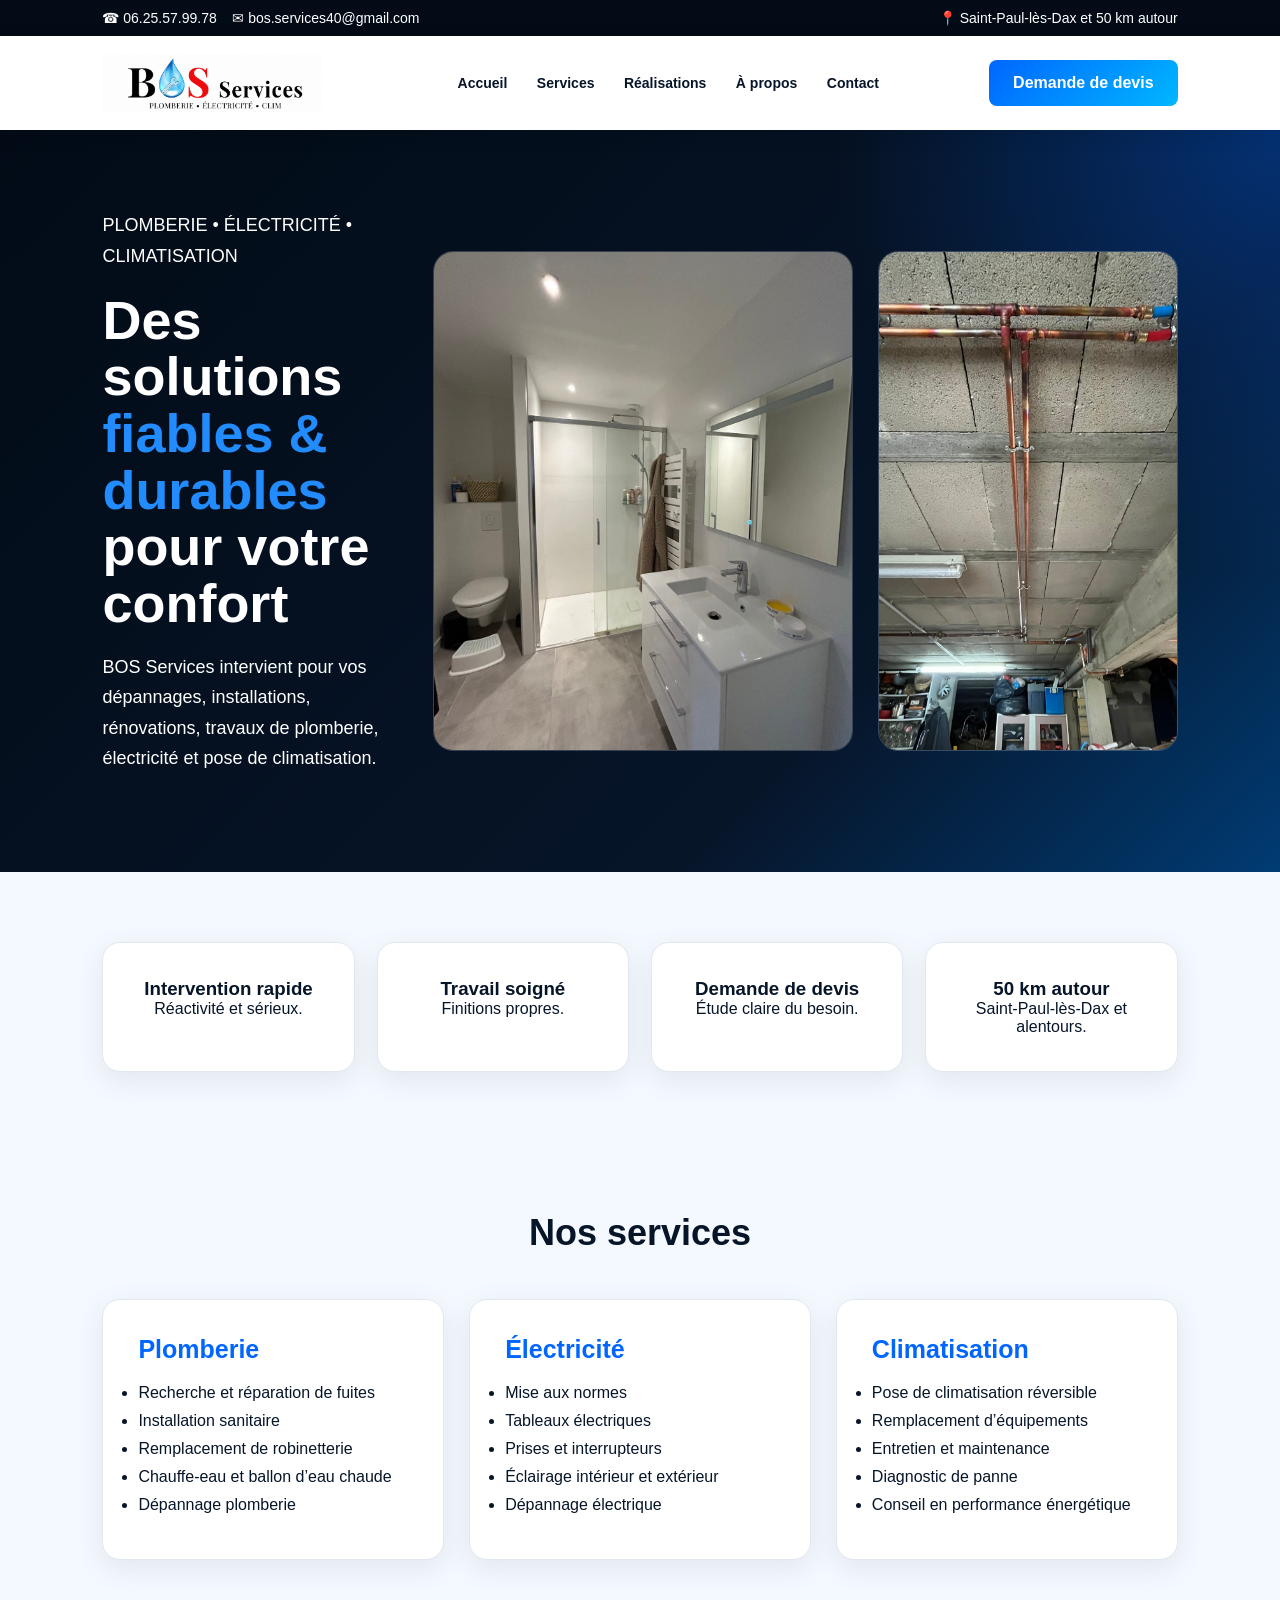
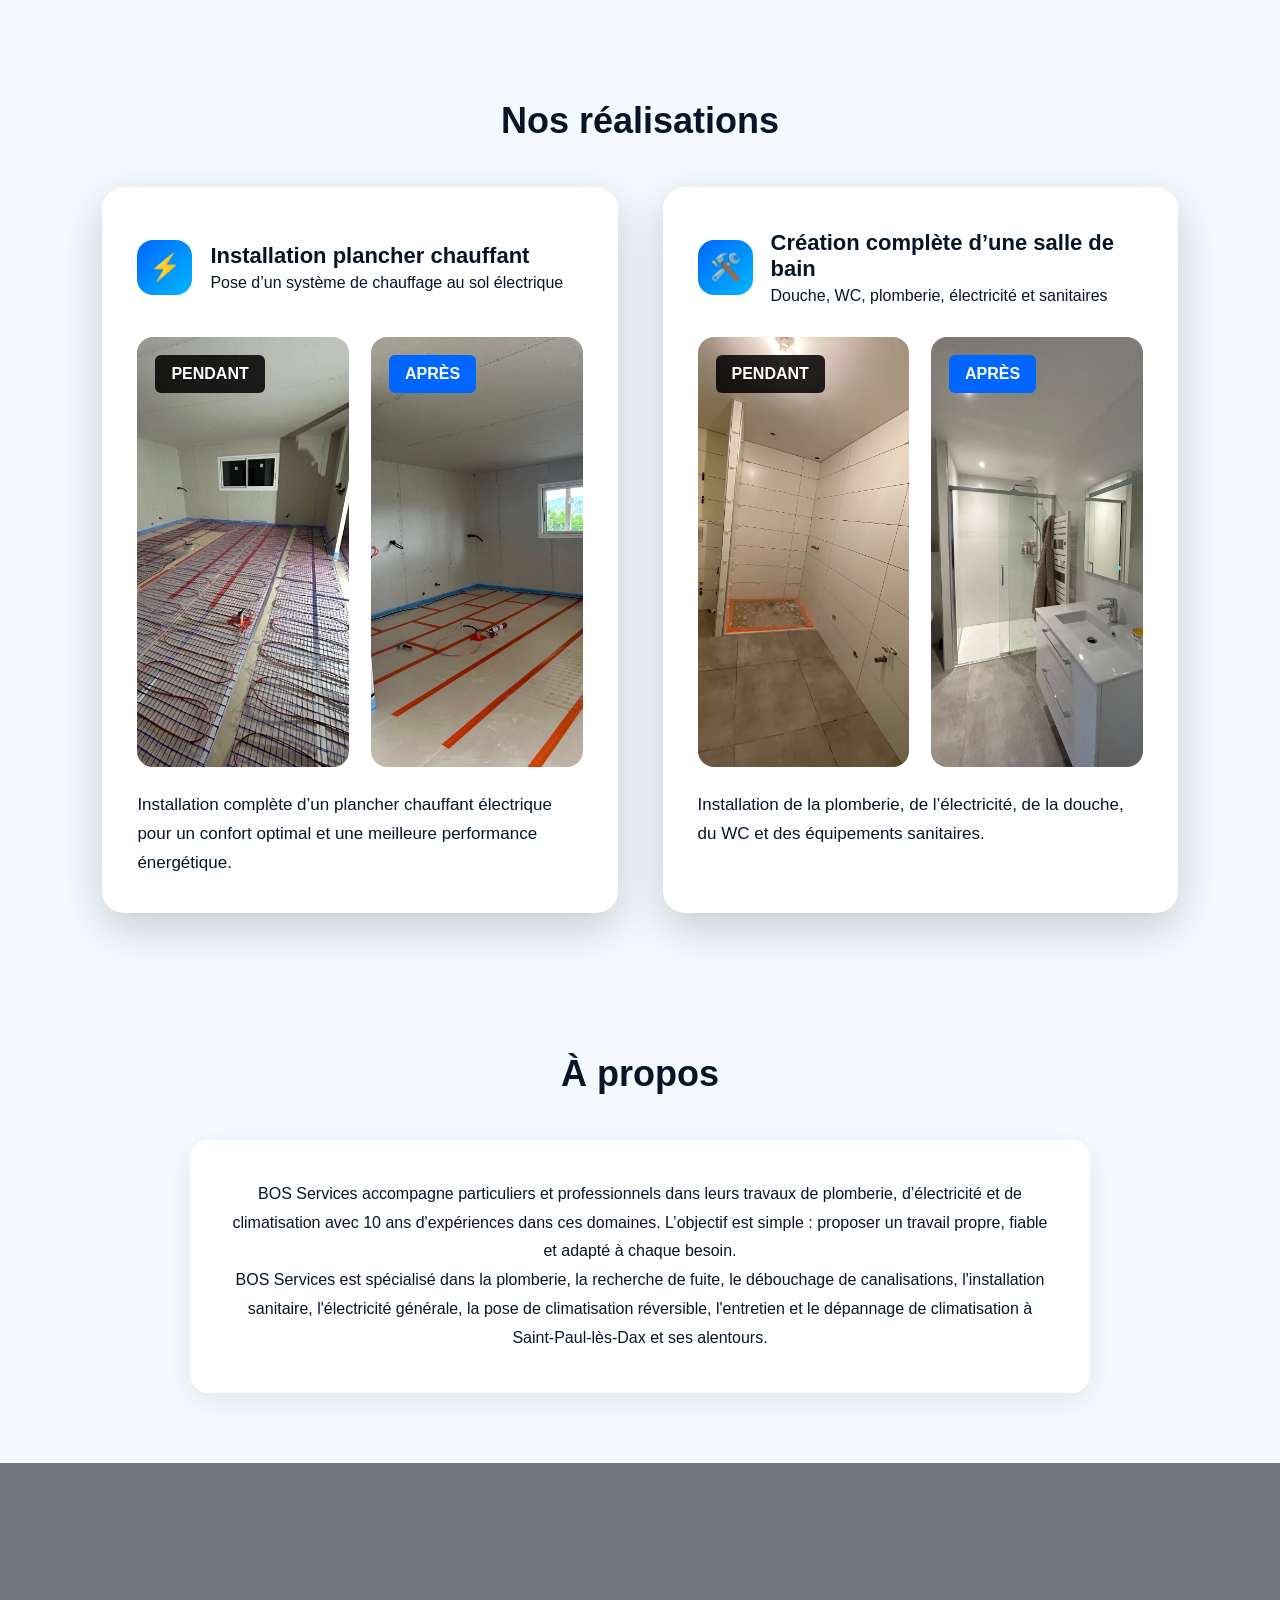
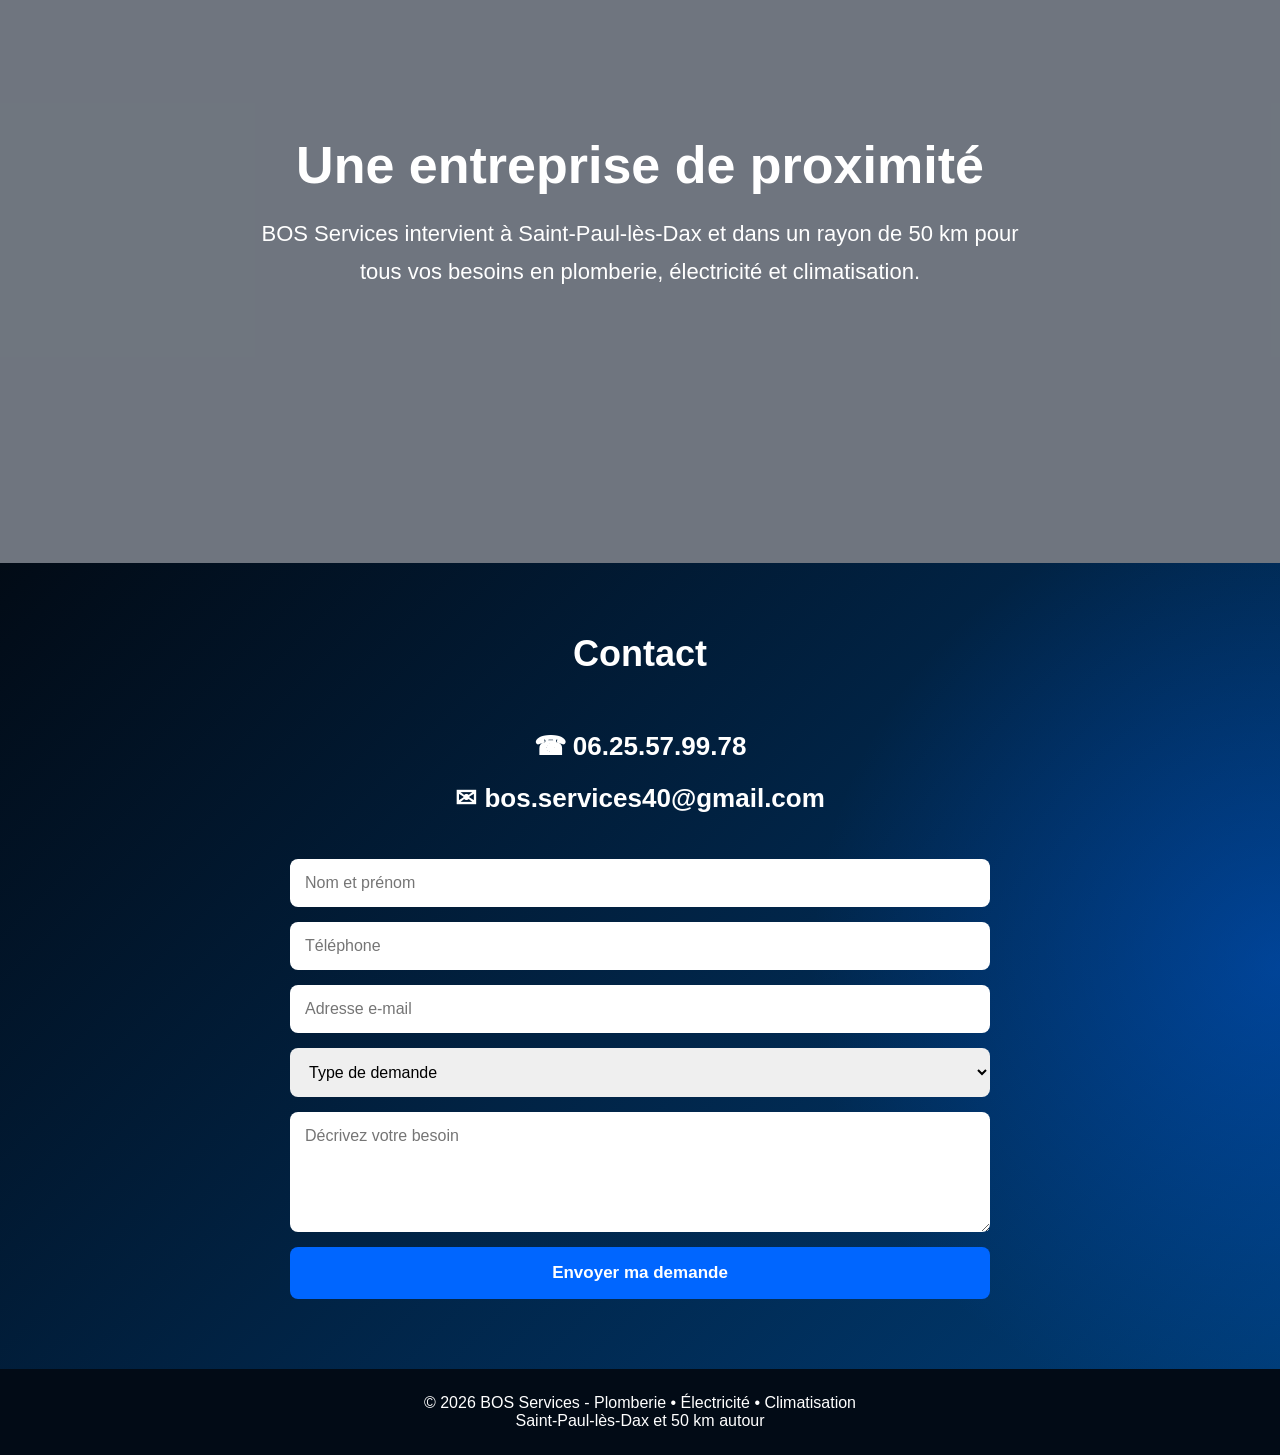
<file: index.html>
<!DOCTYPE html>
<html lang="fr">
<head>
  <meta charset="UTF-8">
  <meta name="viewport" content="width=device-width, initial-scale=1.0">
  <meta name="description" content="BOS Services intervient à Saint-Paul-lès-Dax et dans un rayon de 50 km pour vos travaux de plomberie, recherche de fuite, débouchage, électricité, climatisation, dépannage et rénovation.">
  <title>BOS Services | Plombier, Électricien et Climatisation à Saint-Paul-lès-Dax</title>
  <link rel="stylesheet" href="style.css">
</head>

<body>

  <div class="topbar">
    <div>☎ 06.25.57.99.78 &nbsp;&nbsp; ✉ bos.services40@gmail.com</div>
    <div>📍 Saint-Paul-lès-Dax et 50 km autour</div>
  </div>

  <header>
    <img src="logo.png" alt="BOS Services">
    <nav>
  <a href="index.html">Accueil</a>
  <a href="services.html">Services</a>
  <a href="realisations.html">Réalisations</a>
  <a href="apropos.html">À propos</a>
  <a href="contact.html">Contact</a>
</nav>
    <a class="btn" href="contact.html">Demande de devis</a>
  </header>

  <section class="hero" id="accueil">
    <div>
      <p>PLOMBERIE • ÉLECTRICITÉ • CLIMATISATION</p>
      <h1>Des solutions <span>fiables & durables</span> pour votre confort</h1>
      <p>
        BOS Services intervient pour vos dépannages, installations, rénovations,
        travaux de plomberie, électricité et pose de climatisation.
      </p>
      <br>
    </div>

    <div class="hero-gallery">
    <img src="apres2.jpg">
    <img src="realisation8.jpg">
</div>
  </section>

  <section>
    <div class="cards">
      <div class="card"><h3>Intervention rapide</h3><p>Réactivité et sérieux.</p></div>
      <div class="card"><h3>Travail soigné</h3><p>Finitions propres.</p></div>
      <div class="card"><h3>Demande de devis</h3><p>Étude claire du besoin.</p></div>
      <div class="card"><h3>50 km autour</h3><p>Saint-Paul-lès-Dax et alentours.</p></div>
    </div>
  </section>

  <section id="services">
    <h2>Nos services</h2>

    <div class="services">
      <div class="service">
        <h3>Plomberie</h3>
        <ul>
          <li>Recherche et réparation de fuites</li>
          <li>Installation sanitaire</li>
          <li>Remplacement de robinetterie</li>
          <li>Chauffe-eau et ballon d’eau chaude</li>
          <li>Dépannage plomberie</li>
        </ul>
      </div>

      <div class="service">
        <h3>Électricité</h3>
        <ul>
          <li>Mise aux normes</li>
          <li>Tableaux électriques</li>
          <li>Prises et interrupteurs</li>
          <li>Éclairage intérieur et extérieur</li>
          <li>Dépannage électrique</li>
        </ul>
      </div>

      <div class="service">
        <h3>Climatisation</h3>
        <ul>
          <li>Pose de climatisation réversible</li>
          <li>Remplacement d’équipements</li>
          <li>Entretien et maintenance</li>
          <li>Diagnostic de panne</li>
          <li>Conseil en performance énergétique</li>
        </ul>
      </div>
    </div>
  </section>

 <section class="realisations-premium" id="realisations">

  <h2 class="titre-realisations">Nos réalisations</h2>

  <div class="realisations-grid">

    <div class="realisation-bloc">
      <div class="realisation-heading">
        <div class="icon-realisation">⚡</div>
        <div>
          <h3>Installation plancher chauffant</h3>
          <p>Pose d’un système de chauffage au sol électrique</p>
        </div>
      </div>

      <div class="avant-apres-grid">
        <div class="image-compare">
          <span class="label-avant">PENDANT</span>
          <img src="avant1.jpg" alt="Pendant travaux">
        </div>

        <div class="image-compare">
          <span class="label-apres">APRÈS</span>
          <img src="apres1.jpg" alt="Après travaux">
        </div>
      </div>

      <p class="texte-realisation">
        Installation complète d’un plancher chauffant électrique pour un confort optimal
        et une meilleure performance énergétique.
      </p>
    </div>

    <div class="realisation-bloc">
      <div class="realisation-heading">
        <div class="icon-realisation">🛠️</div>
        <div>
          <h3>Création complète d’une salle de bain</h3>
          <p>Douche, WC, plomberie, électricité et sanitaires</p>
        </div>
      </div>

      <div class="avant-apres-grid">
        <div class="image-compare">
          <span class="label-avant">PENDANT</span>
          <img src="avant2.jpg" alt="Pendant travaux">
        </div>

        <div class="image-compare">
          <span class="label-apres">APRÈS</span>
          <img src="apres2.jpg" alt="Après travaux">
        </div>
      </div>

      <p class="texte-realisation">
        Installation de la plomberie, de l’électricité, de la douche, du WC
        et des équipements sanitaires.
      </p>
    </div>

  </div>

</section>

  <section id="apropos">
    <h2>À propos</h2>
    <div class="about">
      <p>
        BOS Services accompagne particuliers et professionnels dans leurs travaux
        de plomberie, d’électricité et de climatisation avec 10 ans d'expériences dans ces domaines. L’objectif est simple :
        proposer un travail propre, fiable et adapté à chaque besoin.
	
      </p>
      <p>
      BOS Services est spécialisé dans la plomberie, la recherche de fuite, le débouchage de canalisations, l'installation sanitaire, l'électricité générale, la pose de     	climatisation réversible, l'entretien et le dépannage de climatisation à Saint-Paul-lès-Dax et ses alentours.
      
      </p>
    </div>
  </section>


  <section class="camion-parallax">
    <div class="overlay">
        <h2>Une entreprise de proximité</h2>
        <p>
            BOS Services intervient à Saint-Paul-lès-Dax et dans un rayon de 50 km
            pour tous vos besoins en plomberie, électricité et climatisation.
        </p>
    </div>
</section>

    <section class="contact" id="contact">
  <h2>Contact</h2>

  <div class="contact-box">
    <p>☎ <a href="tel:0625579978">06.25.57.99.78</a></p>
    <p>✉ <a href="mailto:bos.services40@gmail.com">bos.services40@gmail.com</a></p>
  </div>

  <form action="https://formsubmit.co/bos.services40@gmail.com" method="POST">

    <input type="hidden" name="_captcha" value="false">
    <input type="hidden" name="_subject" value="Nouvelle demande BOS Services">

    <input type="text" name="Nom" placeholder="Nom et prénom" required>

    <input type="tel" name="Téléphone" placeholder="Téléphone" required>

    <input type="email" name="Email" placeholder="Adresse e-mail">

    <select name="Service">
      <option>Type de demande</option>
      <option>Plomberie</option>
      <option>Électricité</option>
      <option>Climatisation</option>
      <option>Autre</option>
    </select>

    <textarea name="Message" rows="5" placeholder="Décrivez votre besoin"></textarea>

    <button type="submit">Envoyer ma demande</button>

  </form>
</section>

  <footer>
    <p>© 2026 BOS Services - Plomberie • Électricité • Climatisation</p>
    <p>Saint-Paul-lès-Dax et 50 km autour</p>
  </footer>
</body>
</html>
</file>
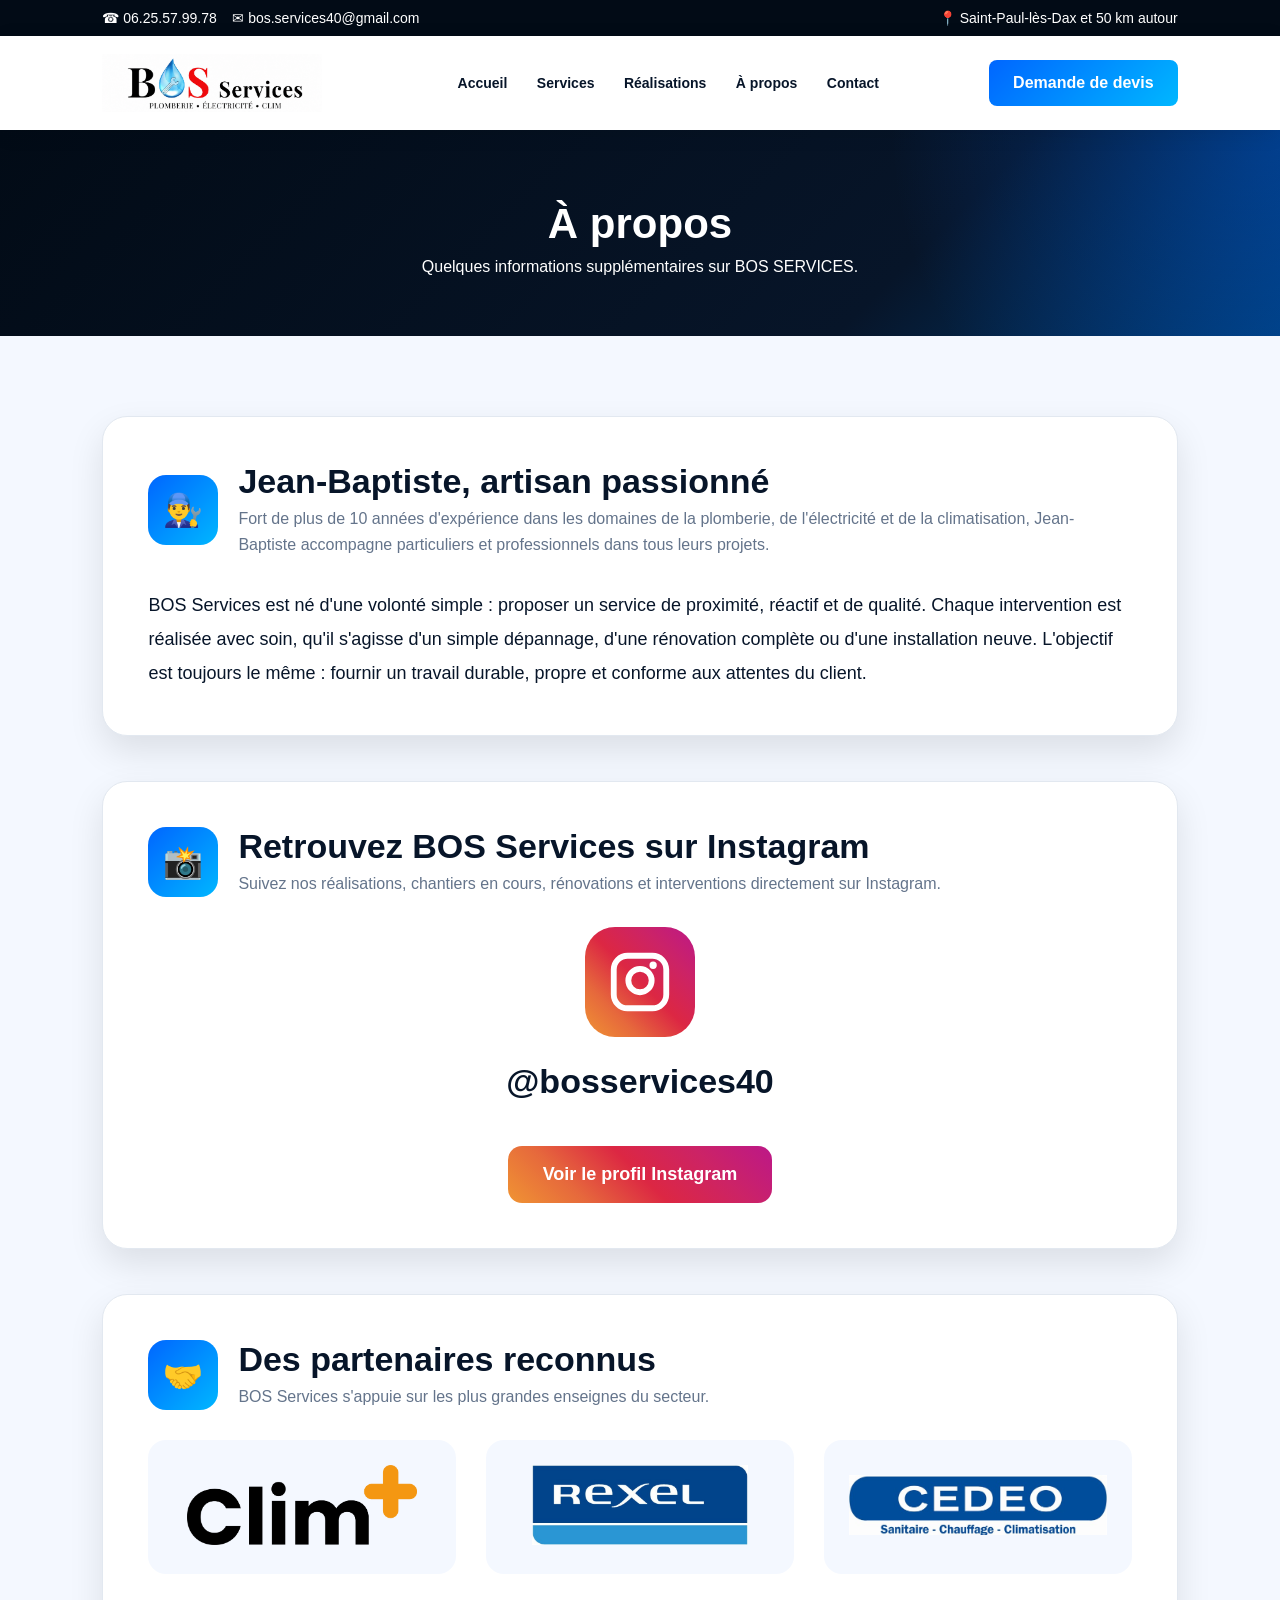
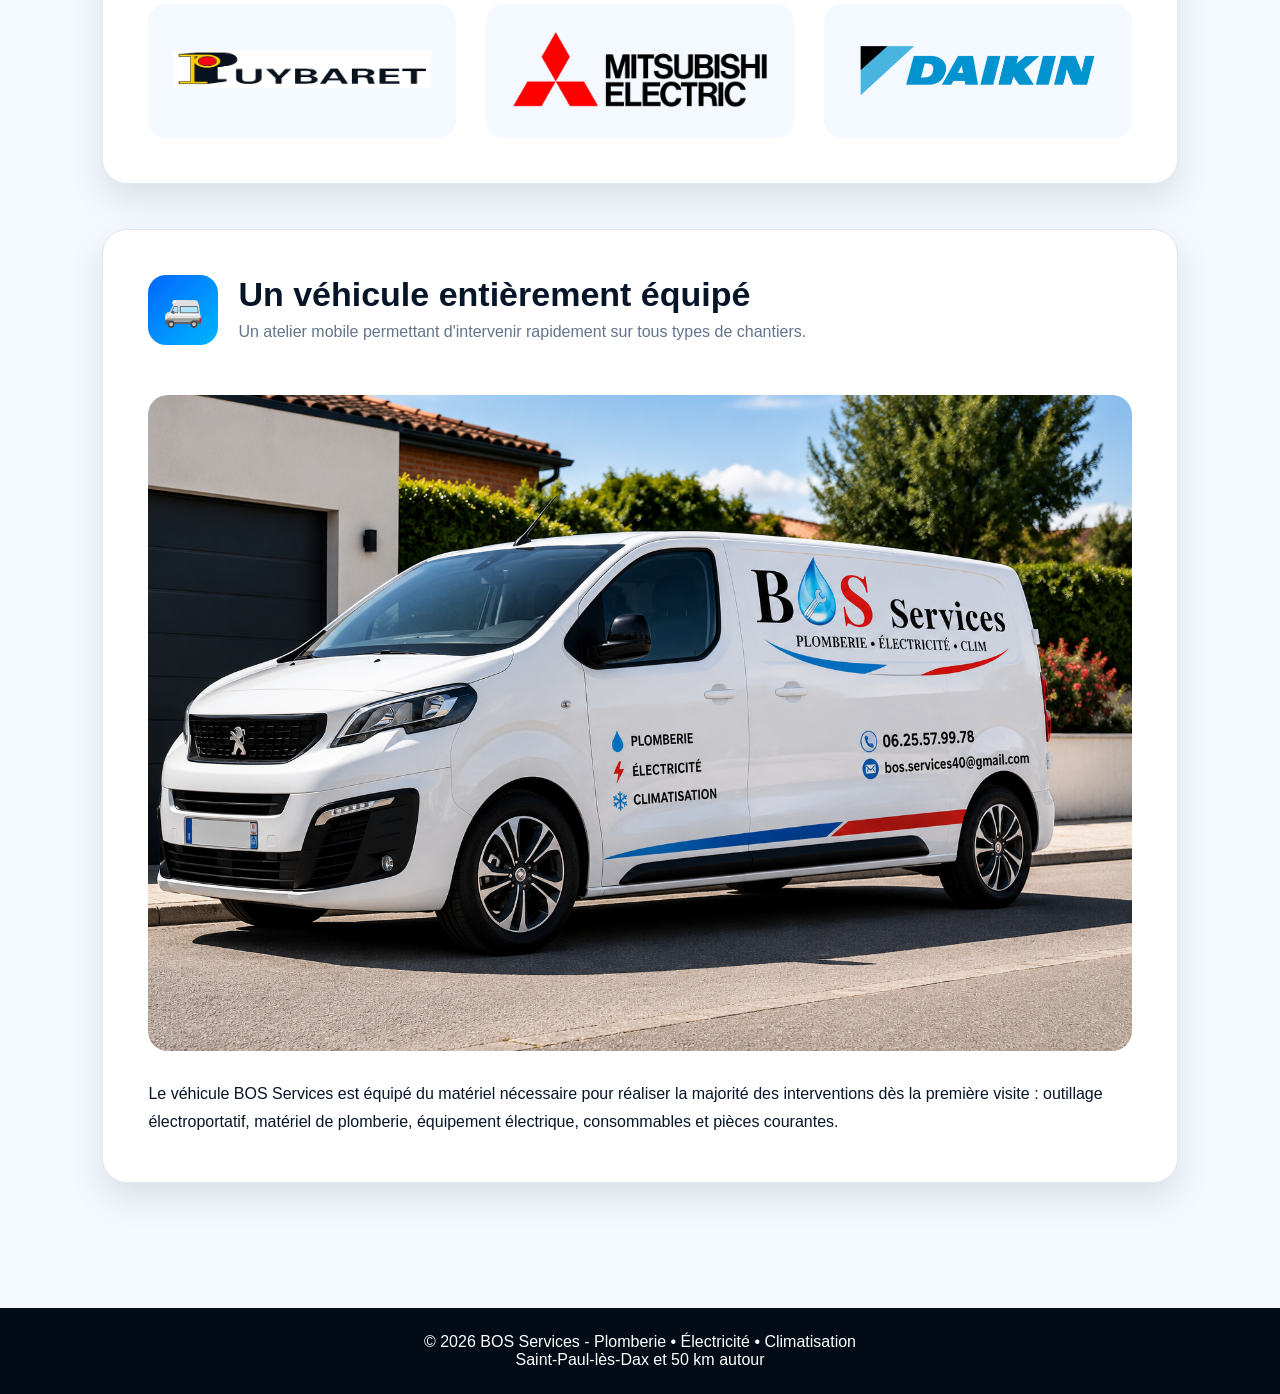
<file: apropos.html>
<!DOCTYPE html>
<html lang="fr">
<head>
<meta charset="UTF-8">
<meta name="viewport" content="width=device-width, initial-scale=1.0">
<title>À propos | BOS Services</title>
<link rel="stylesheet" href="style.css">
</head>

<body>

<div class="topbar">
  <div>☎ 06.25.57.99.78 &nbsp;&nbsp; ✉ bos.services40@gmail.com</div>
  <div>📍 Saint-Paul-lès-Dax et 50 km autour</div>
</div>

<header>
  <img src="logo.png" alt="BOS Services">

  <nav>
    <a href="index.html">Accueil</a>
    <a href="services.html">Services</a>
    <a href="realisations.html">Réalisations</a>
    <a href="apropos.html">À propos</a>
    <a href="contact.html">Contact</a>
  </nav>

  <a class="btn" href="contact.html">Demande de devis</a>
</header>

<section class="realisations-hero-mini">
  <h1>À propos</h1>

  <span>
    Quelques informations supplémentaires sur BOS SERVICES.
  </span>
</section>


<section class="realisation-content">

<div class="service-bulle grande-bulle">

<div class="service-header">
<div class="service-icon">👨‍🔧</div>

<div>
<h2>Jean-Baptiste, artisan passionné</h2>
<p>
Fort de plus de 10 années d'expérience dans les domaines de la plomberie,
de l'électricité et de la climatisation, Jean-Baptiste accompagne
particuliers et professionnels dans tous leurs projets.
</p>
</div>
</div>

<p style="line-height:1.9; font-size:18px;">
BOS Services est né d'une volonté simple : proposer un service de proximité,
réactif et de qualité. Chaque intervention est réalisée avec soin,
qu'il s'agisse d'un simple dépannage, d'une rénovation complète
ou d'une installation neuve.

L'objectif est toujours le même : fournir un travail durable,
propre et conforme aux attentes du client.
</p>

</div>

<div class="service-bulle grande-bulle">

    <div class="service-header">
        <div class="service-icon">📸</div>

        <div>
            <h2>Retrouvez BOS Services sur Instagram</h2>
            <p>
                Suivez nos réalisations, chantiers en cours, rénovations et interventions directement sur Instagram.
            </p>
        </div>
    </div>

    <div class="instagram-premium">

        <div class="instagram-left">

            <div class="instagram-logo">
                <svg viewBox="0 0 24 24" fill="white" width="70">
                    <path d="M7.75 2C4.57 2 2 4.57 2 7.75v8.5C2 19.43 4.57 22 7.75 22h8.5C19.43 22 22 19.43 22 16.25v-8.5C22 4.57 19.43 2 16.25 2h-8.5zm0 2h8.5A3.75 3.75 0 0 1 20 7.75v8.5A3.75 3.75 0 0 1 16.25 20h-8.5A3.75 3.75 0 0 1 4 16.25v-8.5A3.75 3.75 0 0 1 7.75 4zm8.75 1a1.25 1.25 0 1 0 0 2.5A1.25 1.25 0 0 0 16.5 5zm-4.5 1.5A5 5 0 1 0 17 11.5A5 5 0 0 0 12 6.5zm0 2A3 3 0 1 1 9 11.5A3 3 0 0 1 12 8.5z"/>
                </svg>
            </div>
	    <p>
            <h3>@bosservices40</h3>
	    </p>
            <a href="https://www.instagram.com/bosservices40"
               target="_blank"
               class="instagram-btn-premium">
               Voir le profil Instagram
            </a>

        </div>

    </div>

</div>

<div class="service-bulle grande-bulle">

<div class="service-header">
<div class="service-icon">🤝</div>

<div>
<h2>Des partenaires reconnus</h2>
<p>
BOS Services s'appuie sur les plus grandes enseignes du secteur.
</p>
</div>
</div>

<div class="partenaires-grid">

<div class="partenaire">
<img src="clim+.png">
</div>

<div class="partenaire">
<img src="rexel.jpg">
</div>

<div class="partenaire">
<img src="cedeo.jpg">
</div>

<div class="partenaire">
<img src="puybaret.png">
</div>

<div class="partenaire">
<img src="mitsu.png">
</div>

<div class="partenaire">
<img src="daikin.png">
</div>

</div>

</div>

<div class="service-bulle grande-bulle">

<div class="service-header">
<div class="service-icon">🚐</div>

<div>
<h2>Un véhicule entièrement équipé</h2>
<p>
Un atelier mobile permettant d'intervenir rapidement sur tous types de chantiers.
</p>
</div>
</div>

<img src="camion-bos.png" style="width:100%; border-radius:20px; margin-top:20px;">

<p style="margin-top:25px; line-height:1.8;">
Le véhicule BOS Services est équipé du matériel nécessaire pour réaliser
la majorité des interventions dès la première visite :
outillage électroportatif, matériel de plomberie, équipement électrique,
consommables et pièces courantes.
</p>

</div>

</section>

<footer>
<p>© 2026 BOS Services - Plomberie • Électricité • Climatisation</p>
<p>Saint-Paul-lès-Dax et 50 km autour</p>
</footer>

</body>
</html>
</file>
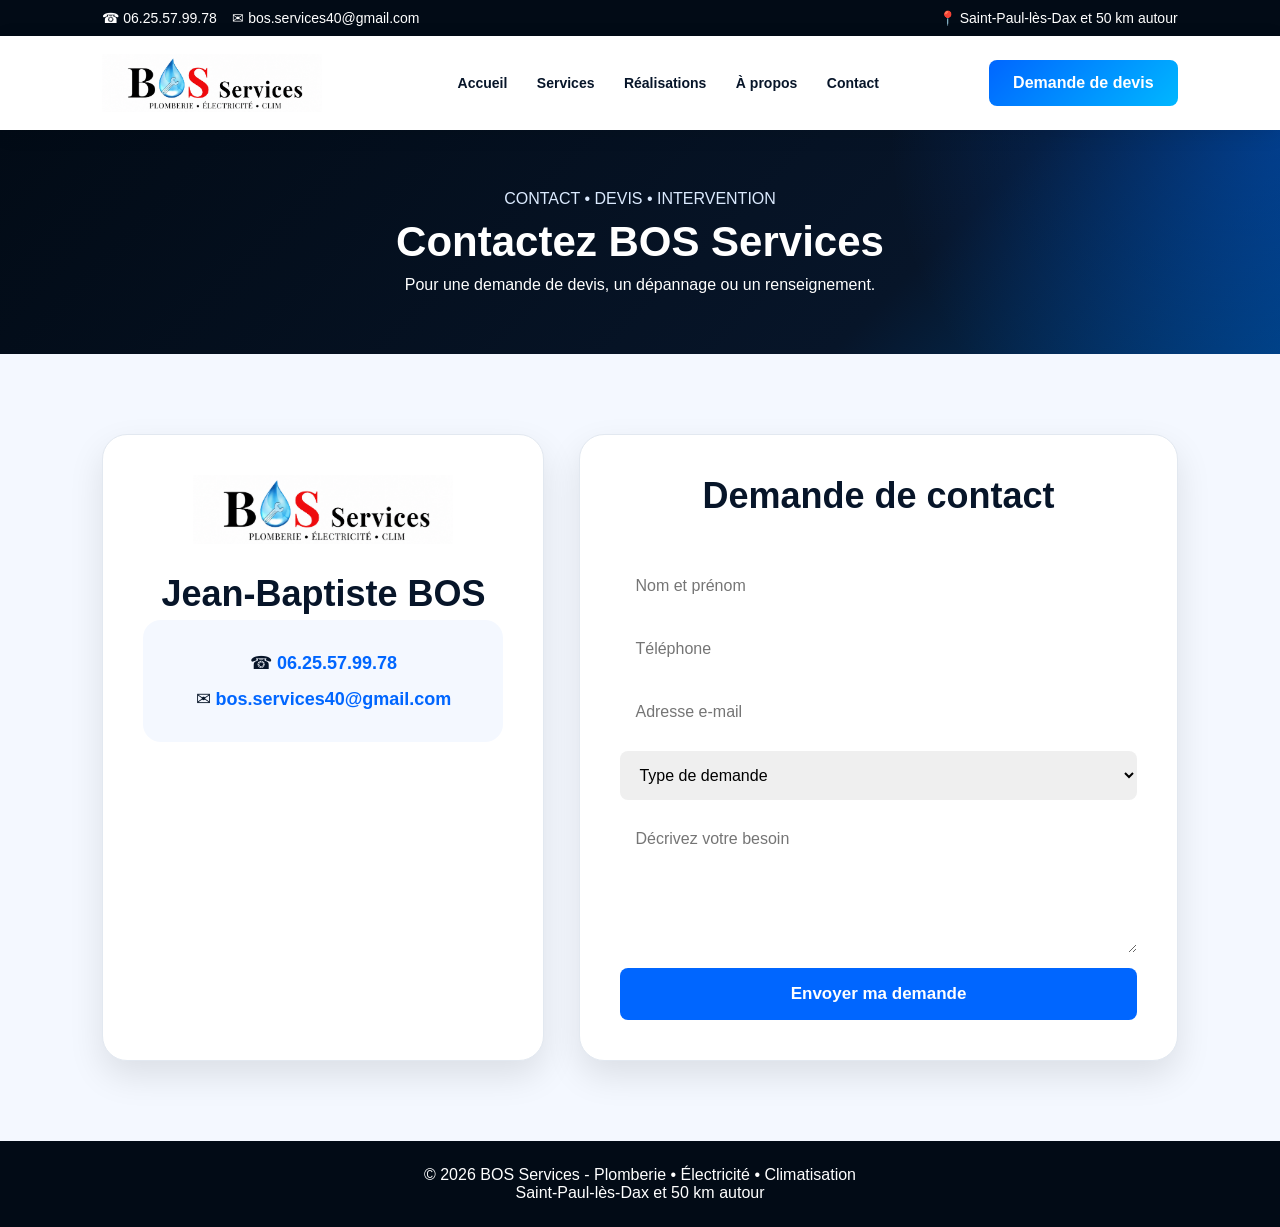
<file: contact.html>
<!DOCTYPE html>
<html lang="fr">
<head>
<meta charset="UTF-8">
<meta name="viewport" content="width=device-width, initial-scale=1.0">
<title>Contact | BOS Services</title>
<link rel="stylesheet" href="style.css">
</head>

<body>

<div class="topbar">
  <div>☎ 06.25.57.99.78 &nbsp;&nbsp; ✉ bos.services40@gmail.com</div>
  <div>📍 Saint-Paul-lès-Dax et 50 km autour</div>
</div>

<header>
  <img src="logo.png" alt="BOS Services">

  <nav>
    <a href="index.html">Accueil</a>
    <a href="services.html">Services</a>
    <a href="realisations.html">Réalisations</a>
    <a href="apropos.html">À propos</a>
    <a href="contact.html">Contact</a>
  </nav>

  <a class="btn" href="contact.html">Demande de devis</a>
</header>

<section class="realisations-hero-mini">
  <p>CONTACT • DEVIS • INTERVENTION</p>
  <h1>Contactez BOS Services</h1>
  <span>Pour une demande de devis, un dépannage ou un renseignement.</span>
</section>

<section class="contact-two-columns">

  <div class="contact-card contact-identity">
    <img src="logo.png" alt="BOS Services">
<p>
    <h2>Jean-Baptiste BOS</h2>

    <div class="contact-details">
      <p>☎ <a href="tel:0625579978">06.25.57.99.78</a></p>
      <p>✉ <a href="mailto:bos.services40@gmail.com">bos.services40@gmail.com</a></p>
    </div>
  </div>

  <div class="contact-card">
    <h2>Demande de contact</h2>

    <form action="https://formsubmit.co/bos.services40@gmail.com" method="POST">
      <input type="text" name="Nom" placeholder="Nom et prénom" required>
      <input type="hidden" name="_captcha" value="false">
      <input type="hidden" name="_subject" value="Nouvelle demande BOS Services">
      <input type="tel" name="Téléphone" placeholder="Téléphone" required>
      <input type="email" name="Email" placeholder="Adresse e-mail">

      <select name="Demande">
        <option>Type de demande</option>
        <option>Plomberie</option>
        <option>Électricité</option>
        <option>Climatisation</option>
        <option>Dépannage</option>
        <option>Autre</option>
	
      </select>

      <textarea name="Message" rows="6" placeholder="Décrivez votre besoin"></textarea>

      <button type="submit">Envoyer ma demande</button>
    </form>
  </div>

</section>

<footer>
<p>© 2026 BOS Services - Plomberie • Électricité • Climatisation</p>
<p>Saint-Paul-lès-Dax et 50 km autour</p>
</footer>

</body>
</html>
</file>
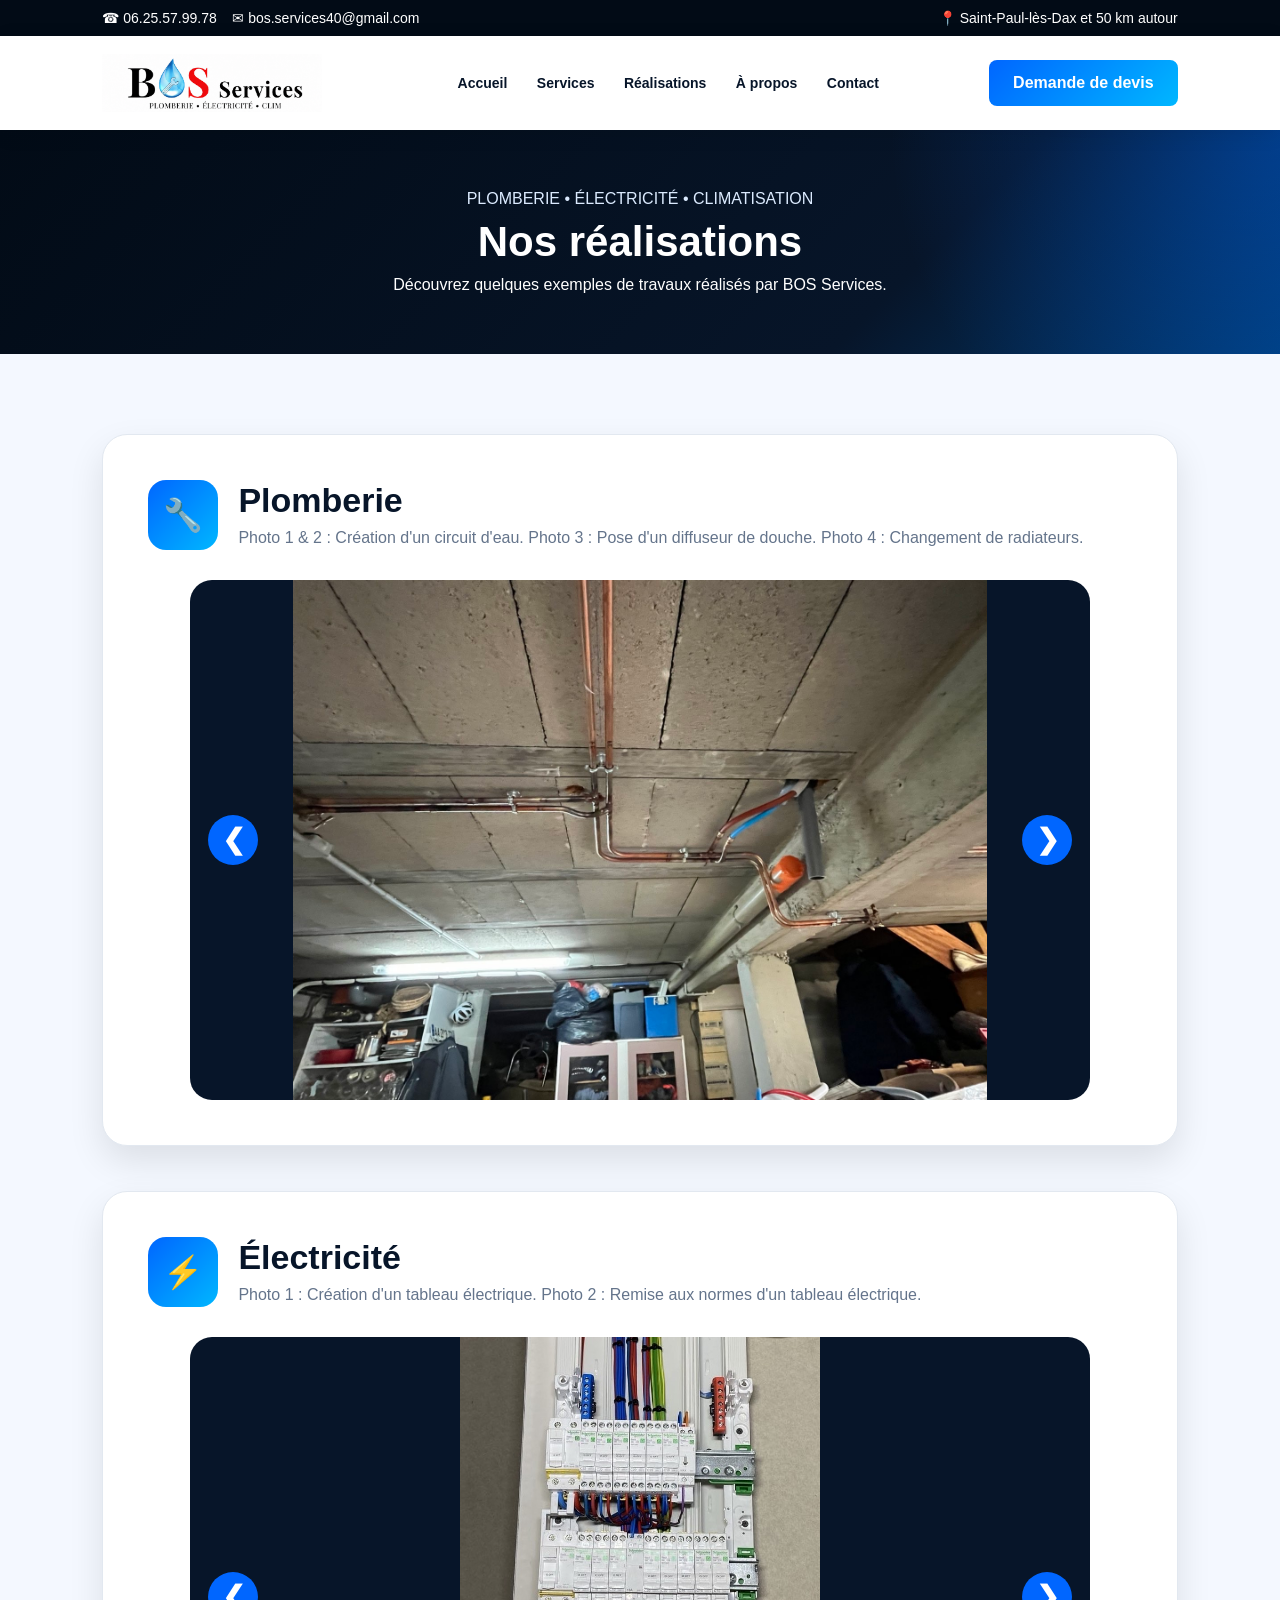
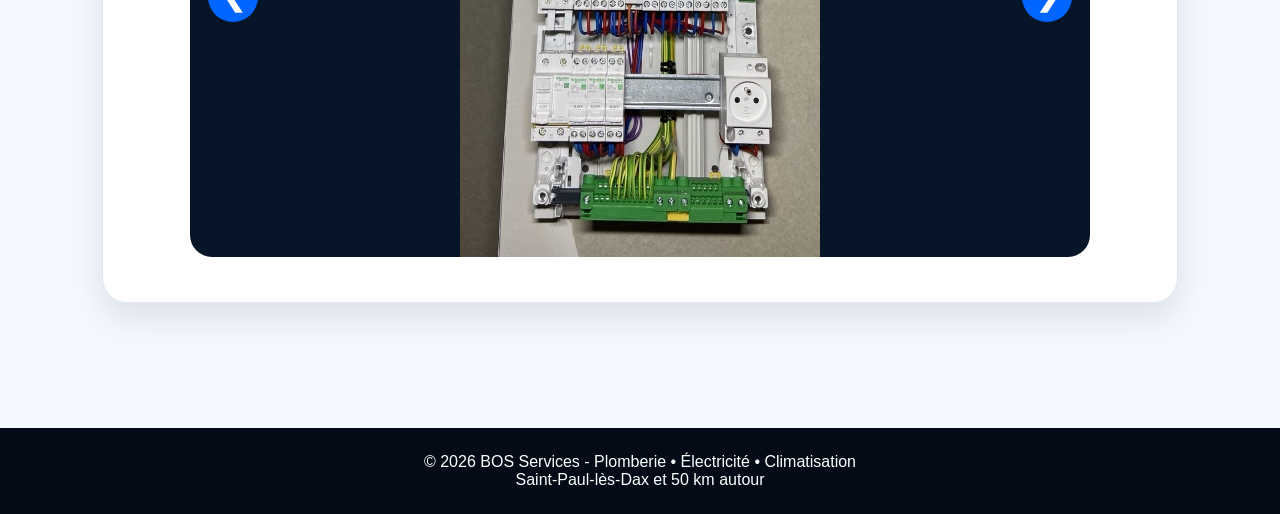
<file: realisations.html>
<!DOCTYPE html>
<html lang="fr">
<head>
  <meta charset="UTF-8">
  <meta name="viewport" content="width=device-width, initial-scale=1.0">
  <title>Réalisations | BOS Services</title>
  <meta name="description" content="Découvrez les réalisations de BOS Services en plomberie, électricité et climatisation autour de Saint-Paul-lès-Dax.">
  <link rel="stylesheet" href="style.css">
</head>

<body>

<div class="topbar">
  <div>☎ 06.25.57.99.78 &nbsp;&nbsp; ✉ bos.services40@gmail.com</div>
  <div>📍 Saint-Paul-lès-Dax et 50 km autour</div>
</div>

<header>
  <img src="logo.png" alt="BOS Services">

  <nav>
    <a href="index.html">Accueil</a>
    <a href="services.html">Services</a>
    <a href="realisations.html">Réalisations</a>
    <a href="apropos.html">À propos</a>
    <a href="contact.html">Contact</a>
  </nav>

  <a class="btn" href="contact.html">Demande de devis</a>
</header>

<main class="page-realisations">

  <section class="realisations-hero-mini">
    <p>PLOMBERIE • ÉLECTRICITÉ • CLIMATISATION</p>
    <h1>Nos réalisations</h1>
    <span>Découvrez quelques exemples de travaux réalisés par BOS Services.</span>
  </section>

  <section class="realisation-content">

    <div class="service-bulle grande-bulle">
  <div class="service-header">
    <div class="service-icon">🔧</div>
    <div>
      <h2>Plomberie</h2>
      <p>Photo 1 & 2 : Création d'un circuit d'eau. Photo 3 : Pose d'un diffuseur de douche. Photo 4 : Changement de radiateurs.</p>
    </div>
  </div>

  <div class="slider-container">
    <button class="prev" type="button" onclick="moveSlide(this, -1)">❮</button>

    <div class="slider">
      <img src="IMG_1226.JPG" class="slide active" alt="Réalisation plomberie 1">
      <img src="IMG_1227.JPG" class="slide" alt="Réalisation plomberie 2">
      <img src="IMG_1223.JPG" class="slide" alt="Réalisation plomberie 3">
      <img src="realisation5.JPG" class="slide" alt="Réalisation plomberie 4">
    </div>

    <button class="next" type="button" onclick="moveSlide(this, 1)">❯</button>
  </div>
</div>

<div class="service-bulle grande-bulle">
  <div class="service-header">
    <div class="service-icon">⚡</div>
    <div>
      <h2>Électricité</h2>
      <p>Photo 1 : Création d'un tableau électrique. Photo 2 : Remise aux normes d'un tableau électrique.</p>
    </div>
  </div>

  <div class="slider-container">
    <button class="prev" type="button" onclick="moveSlide(this, -1)">❮</button>

    <div class="slider">
      <img src="realisation2.JPG" class="slide active" alt="Réalisation électricité 1">
      <img src="realisation3.JPG" class="slide" alt="Réalisation électricité 2">
    </div>

    <button class="next" type="button" onclick="moveSlide(this, 1)">❯</button>
  </div>
</div>

  </section>


</main>

<footer>
  <p>© 2026 BOS Services - Plomberie • Électricité • Climatisation</p>
  <p>Saint-Paul-lès-Dax et 50 km autour</p>
</footer>

<script>
function moveSlide(button, direction) {
  const sliderContainer = button.closest('.slider-container');
  const slides = sliderContainer.querySelectorAll('.slide');

  let currentIndex = 0;

  slides.forEach((slide, index) => {
    if (slide.classList.contains('active')) {
      currentIndex = index;
    }
  });

  slides[currentIndex].classList.remove('active');

  let newIndex = currentIndex + direction;

  if (newIndex >= slides.length) newIndex = 0;
  if (newIndex < 0) newIndex = slides.length - 1;

  slides[newIndex].classList.add('active');
}
</script>


</body>
</html>
</file>
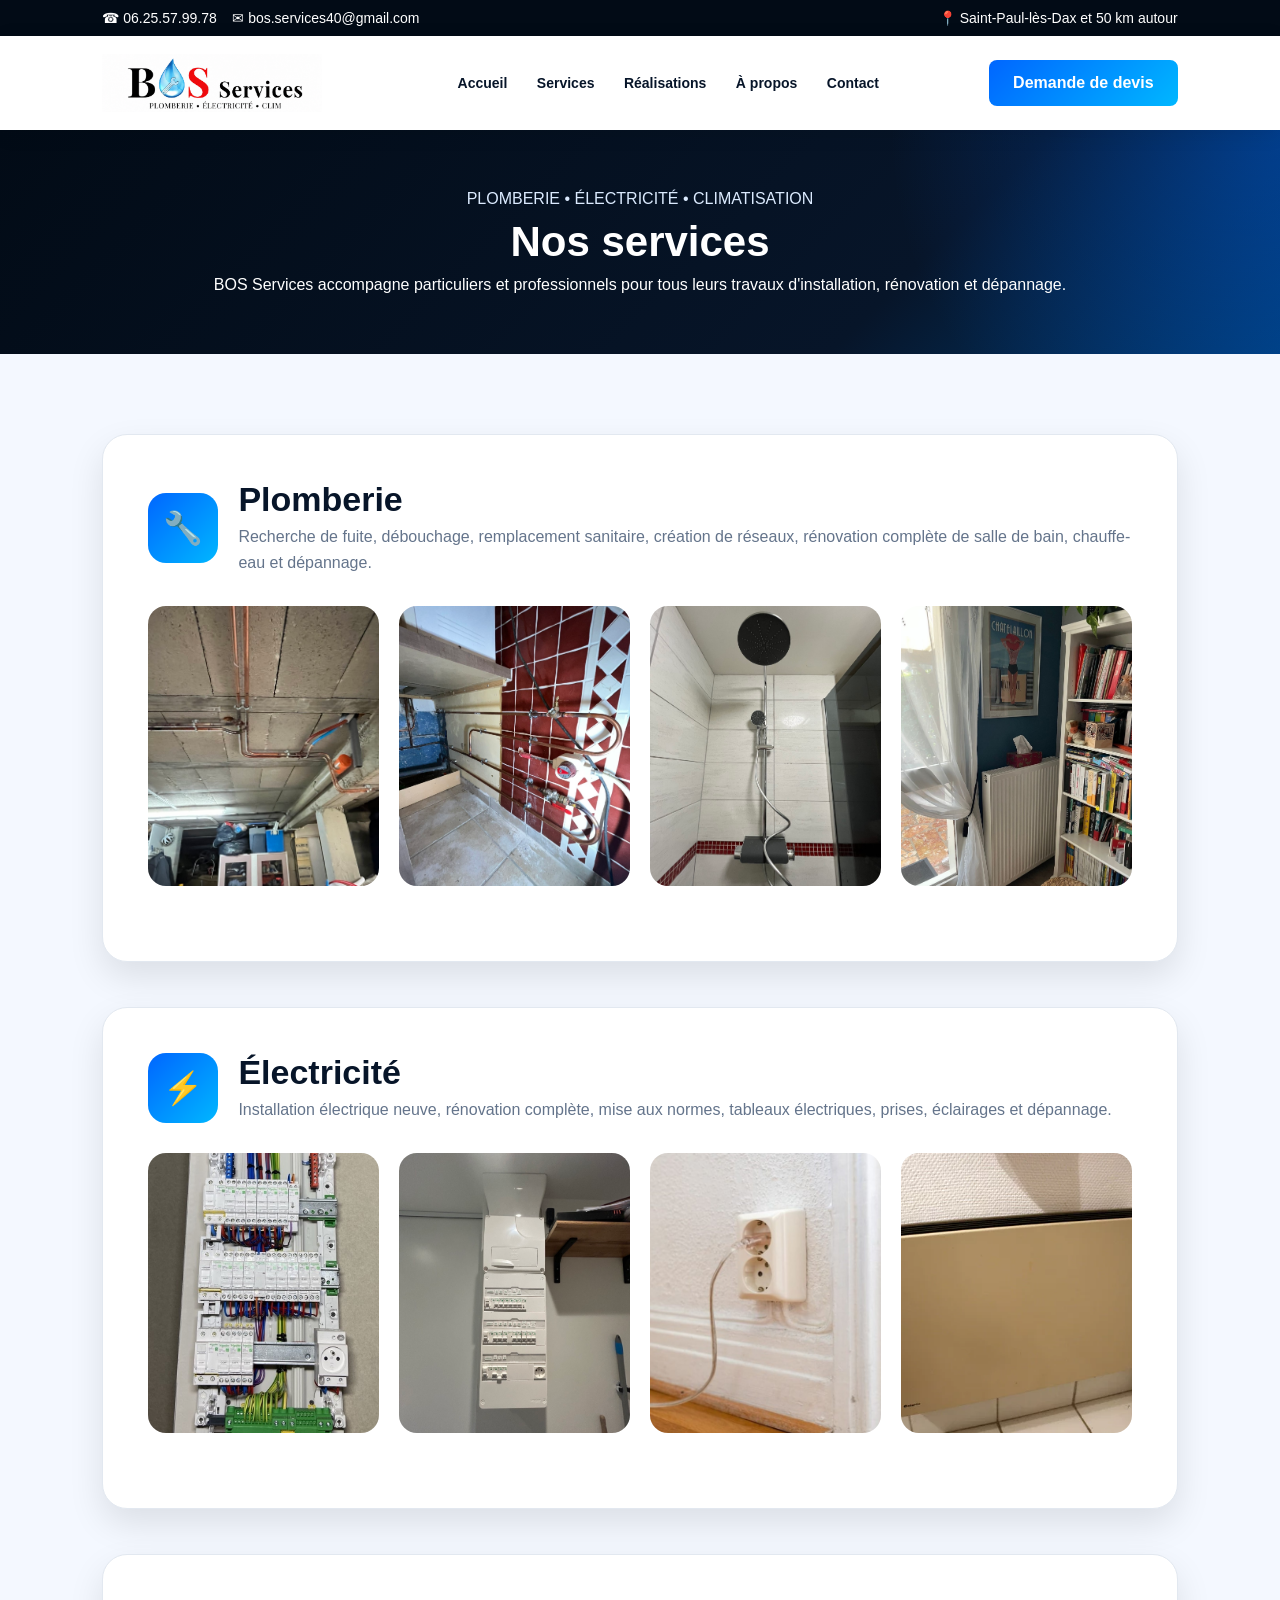
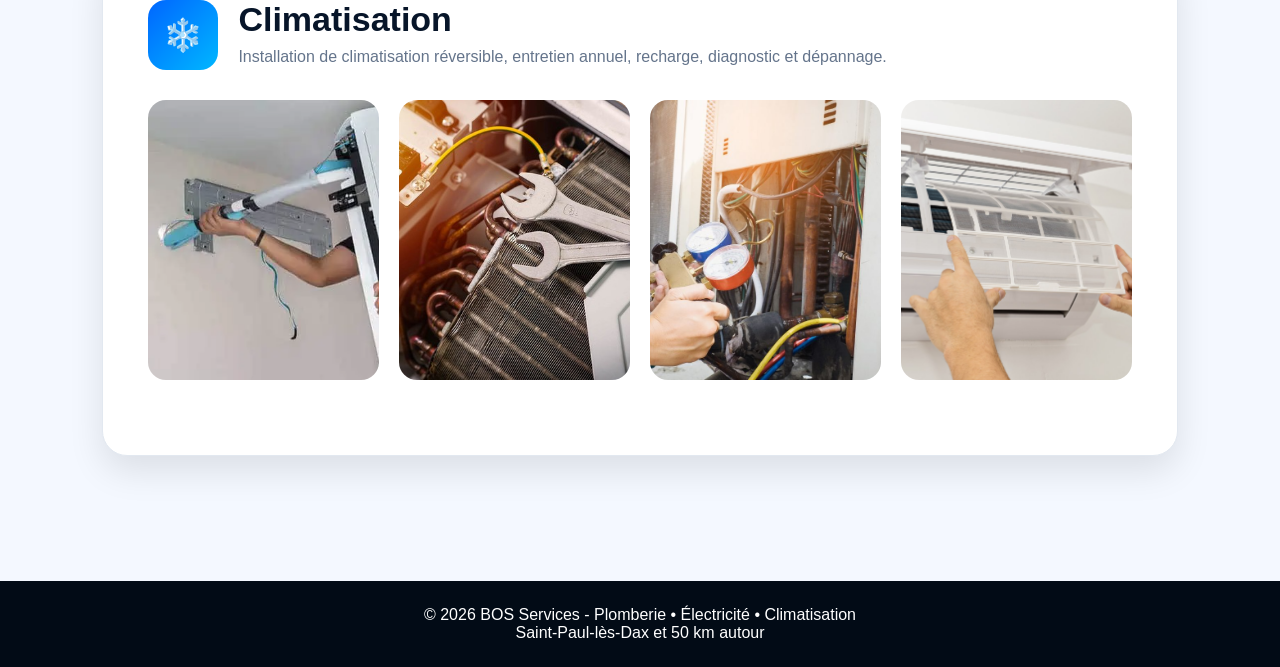
<file: services.html>
<!DOCTYPE html>
<html lang="fr">
<head>
<meta charset="UTF-8">
<meta name="viewport" content="width=device-width, initial-scale=1.0">
<title>Services | BOS Services</title>
<link rel="stylesheet" href="style.css">
</head>

<body>

<div class="topbar">
  <div>☎ 06.25.57.99.78 &nbsp;&nbsp; ✉ bos.services40@gmail.com</div>
  <div>📍 Saint-Paul-lès-Dax et 50 km autour</div>
</div>

<header>
  <img src="logo.png" alt="BOS Services">

  <nav>
    <a href="index.html">Accueil</a>
    <a href="services.html">Services</a>
    <a href="realisations.html">Réalisations</a>
    <a href="apropos.html">À propos</a>
    <a href="contact.html">Contact</a>
  </nav>

  <a class="btn" href="contact.html">Demande de devis</a>
</header>

<section class="realisations-hero-mini">
  <p>PLOMBERIE • ÉLECTRICITÉ • CLIMATISATION</p>

  <h1>Nos services</h1>

  <span>
    BOS Services accompagne particuliers et professionnels
    pour tous leurs travaux d'installation, rénovation et dépannage.
  </span>
</section>

<section class="realisation-content">

<div class="service-bulle grande-bulle">

<div class="service-header">
<div class="service-icon">🔧</div>

<div>
<h2>Plomberie</h2>
<p>
Recherche de fuite, débouchage, remplacement sanitaire,
création de réseaux, rénovation complète de salle de bain,
chauffe-eau et dépannage.
</p>
</div>
</div>

<div class="service-gallery">
<img src="IMG_1226.JPG">
<img src="IMG_1227.JPG">
<img src="IMG_1223.JPG">
<img src="realisation5.JPG">
</div>

</div>

<div class="service-bulle grande-bulle">

<div class="service-header">
<div class="service-icon">⚡</div>

<div>
<h2>Électricité</h2>
<p>
Installation électrique neuve,
rénovation complète,
mise aux normes,
tableaux électriques,
prises, éclairages et dépannage.
</p>
</div>
</div>

<div class="service-gallery">
<img src="realisation2.JPG">
<img src="realisation3.JPG">
<img src="prise_elec.jpg">
<img src="radia_elec.png">
</div>

</div>

<div class="service-bulle grande-bulle">

<div class="service-header">
<div class="service-icon">❄️</div>

<div>
<h2>Climatisation</h2>
<p>
Installation de climatisation réversible,
entretien annuel,
recharge,
diagnostic et dépannage.
</p>
</div>
</div>

<div class="service-gallery">
<img src="pose_clim.png">
<img src="depannage_clim.jpg">
<img src="recharge_clim.jpg">
<img src="entretien_clim.jpeg">
</div>

</div>

</section>

<footer>
<p>© 2026 BOS Services - Plomberie • Électricité • Climatisation</p>
<p>Saint-Paul-lès-Dax et 50 km autour</p>
</footer>

</body>
</html>
</file>
<file: style.css>
* {
  margin: 0;
  padding: 0;
  box-sizing: border-box;
  font-family: Arial, Helvetica, sans-serif;
}

body {
  background: #f4f8ff;
  color: #071529;
}

.topbar {
  background: #020b16;
  color: white;
  padding: 10px 8%;
  display: flex;
  justify-content: space-between;
  font-size: 14px;
}

header {
  background: white;
  padding: 18px 8%;
  display: flex;
  align-items: center;
  justify-content: space-between;
  position: sticky;
  top: 0;
  z-index: 10;
  box-shadow: 0 4px 20px rgba(0,0,0,0.08);
}

header img {
  width: 220px;
}

nav a {
  margin-left: 25px;
  text-decoration: none;
  color: #071529;
  font-weight: bold;
  font-size: 14px;
}

.btn {
  background: linear-gradient(135deg, #0066ff, #00b7ff);
  color: white;
  padding: 14px 24px;
  border-radius: 8px;
  text-decoration: none;
  font-weight: bold;
  display: inline-block;
}

section {
  padding: 70px 8%;
}

h2 {
  text-align: center;
  font-size: 36px;
  margin-bottom: 45px;
  color: #071529;
}

/* ACCUEIL */
.hero {
  min-height: 620px;
  padding: 80px 8%;
  background:
    radial-gradient(circle at top right, rgba(0,102,255,0.35), transparent 30%),
    linear-gradient(135deg, #020b16, #071529 70%, #003b73);
  color: white;
  display: grid;
  grid-template-columns: 1fr 1fr;
  gap: 50px;
  align-items: center;
}

.hero h1 {
  font-size: 54px;
  line-height: 1.05;
  margin: 20px 0;
}

.hero h1 span {
  color: #228cff;
}

.hero p {
  font-size: 18px;
  max-width: 520px;
  line-height: 1.7;
}

.hero-gallery {
  display: flex;
  justify-content: center;
  gap: 25px;
  align-items: center;
}

.hero-gallery img {
  height: 500px;
  object-fit: cover;
  border-radius: 20px;
  border: 1px solid rgba(255,255,255,0.2);
  transition: 0.4s;
}

.hero-gallery img:first-child {
  width: 420px;
}

.hero-gallery img:last-child {
  width: 300px;
}

.hero-gallery img:hover {
  transform: scale(1.05);
  box-shadow: 0 20px 40px rgba(0,102,255,0.4);
}

.cards {
  display: grid;
  grid-template-columns: repeat(4, 1fr);
  gap: 22px;
}

.card,
.service {
  background: white;
  padding: 35px;
  border-radius: 18px;
  box-shadow: 0 8px 30px rgba(0,0,0,0.08);
  border: 1px solid #e2e8f0;
}

.card {
  text-align: center;
}

.services {
  display: grid;
  grid-template-columns: repeat(3, 1fr);
  gap: 25px;
}

.service h3 {
  color: #0066ff;
  margin-bottom: 20px;
  font-size: 25px;
}

.service li {
  margin: 10px 0;
}

/* RÉALISATIONS ACCUEIL */
.realisations-grid {
  display: grid;
  grid-template-columns: repeat(2, 1fr);
  gap: 45px;
  max-width: 1700px;
  margin: auto;
}

.realisation-bloc {
  background: white;
  border-radius: 22px;
  padding: 35px;
  box-shadow: 0 15px 45px rgba(0,0,0,0.18);
}

.realisation-heading {
  display: flex;
  align-items: center;
  gap: 18px;
  min-height: 90px;
}

.icon-realisation,
.service-icon {
  background: linear-gradient(135deg, #0066ff, #00b7ff);
  color: white;
  display: flex;
  align-items: center;
  justify-content: center;
  flex-shrink: 0;
}

.icon-realisation {
  width: 55px;
  height: 55px;
  border-radius: 16px;
  font-size: 26px;
}

.realisation-heading h3 {
  margin: 0;
  font-size: 22px;
}

.realisation-heading p {
  margin-top: 5px;
}

.avant-apres-grid {
  display: grid;
  grid-template-columns: 1fr 1fr;
  gap: 22px;
  margin-top: 25px;
}

.image-compare {
  position: relative;
  overflow: hidden;
  border-radius: 16px;
}

.image-compare img {
  width: 100%;
  height: 430px;
  object-fit: cover;
  display: block;
}

.label-avant,
.label-apres {
  position: absolute;
  top: 18px;
  left: 18px;
  z-index: 2;
  color: white;
  padding: 10px 16px;
  border-radius: 6px;
  font-weight: bold;
}

.label-avant {
  background: rgba(0,0,0,0.85);
}

.label-apres {
  background: #0066ff;
}

.texte-realisation {
  margin-top: 24px;
  font-size: 17px;
  line-height: 1.7;
  color: #071529;
}

/* PAGE RÉALISATIONS */
.page-realisations {
  background: #f4f8ff;
}

.realisations-hero-full {
  width: 100%;
  min-height: 800px;
  padding: 100px 8%;
  background:
    radial-gradient(circle at top right, rgba(0,102,255,0.35), transparent 30%),
    linear-gradient(135deg, #020b16, #071529 70%, #003b73);
  color: white;
  display: flex;
  flex-direction: column;
  align-items: center;
  justify-content: center;
  text-align: center;
}

.realisations-hero-full p {
  font-size: 18px;
  font-weight: bold;
}

.realisations-hero-full h1 {
  font-size: 60px;
  margin: 20px 0;
  color: white;
}

.realisations-hero-full span {
  font-size: 20px;
  color: white;
}

.realisation-content {
  padding: 80px 8%;
}

.service-bulle {
  background: white;
  border-radius: 25px;
  padding: 45px;
  margin: 0 auto 45px;
  box-shadow: 0 15px 35px rgba(0,0,0,0.10);
  border: 1px solid #e2e8f0;
}

.grande-bulle {
  max-width: 1200px;
}

.service-header {
  display: flex;
  align-items: center;
  gap: 20px;
  margin-bottom: 30px;
}

.service-icon {
  width: 70px;
  height: 70px;
  border-radius: 18px;
  font-size: 32px;
}

.service-header h2 {
  text-align: left;
  font-size: 34px;
  margin-bottom: 5px;
  color: #071529;
}

.service-header p {
  color: #64748b;
  line-height: 1.6;
}

/* SLIDER */
.slider-container {
  position: relative;
  width: 100%;
  max-width: 900px;
  height: 520px;
  margin: 30px auto 0;
  overflow: hidden;
  border-radius: 22px;
  background: #071529;
}

.slider {
  width: 100%;
  height: 100%;
  position: relative;
}

.slider img.slide {
  display: none;
  width: 100%;
  height: 100%;
  object-fit: contain;
  border-radius: 22px;
}

.slider img.slide.active {
  display: block;
}

.slider-container .prev,
.slider-container .next {
  position: absolute;
  top: 50%;
  transform: translateY(-50%);
  z-index: 50;
  width: 50px;
  height: 50px;
  border: none;
  border-radius: 50%;
  background: #0066ff;
  color: white;
  font-size: 28px;
  cursor: pointer;
  display: flex;
  align-items: center;
  justify-content: center;
  line-height: 1;
  padding: 0;
}

.slider-container .prev {
  left: 18px;
}

.slider-container .next {
  right: 18px;
}

/* À PROPOS */
.about,
.zone {
  max-width: 900px;
  margin: auto;
  background: white;
  padding: 40px;
  border-radius: 18px;
  line-height: 1.8;
  box-shadow: 0 8px 30px rgba(0,0,0,0.08);
  text-align: center;
}

/* CAMION */
.camion-parallax {
  height: 700px;
  background-image: url("camion-bos.png");
  background-size: cover;
  background-position: center;
  background-attachment: fixed;
  position: relative;
}

.camion-parallax::before {
  content: "";
  position: absolute;
  inset: 0;
  background: rgba(2,11,22,0.55);
}

.overlay {
  position: relative;
  z-index: 2;
  height: 100%;
  display: flex;
  flex-direction: column;
  justify-content: center;
  align-items: center;
  color: white;
  text-align: center;
  padding: 40px;
}

.overlay h2 {
  font-size: 52px;
  margin-bottom: 20px;
  color: white;
}

.overlay p {
  font-size: 22px;
  max-width: 800px;
  line-height: 1.7;
}

/* CONTACT */
.contact {
  background:
    radial-gradient(circle at right, rgba(0,102,255,0.35), transparent 35%),
    linear-gradient(135deg, #020b16, #003b73);
  color: white;
  text-align: center;
}

.contact h2 {
  color: white;
}

.contact-box {
  font-size: 26px;
  font-weight: bold;
  line-height: 2;
}

.contact-box a {
  color: white;
  text-decoration: none;
}

form {
  max-width: 700px;
  margin: 35px auto 0;
  display: grid;
  gap: 15px;
}

input,
select,
textarea {
  padding: 15px;
  border-radius: 8px;
  border: none;
  font-size: 16px;
}

button {
  padding: 16px;
  background: #0066ff;
  color: white;
  border: none;
  border-radius: 8px;
  font-weight: bold;
  font-size: 17px;
  cursor: pointer;
}

footer {
  background: #020b16;
  color: white;
  text-align: center;
  padding: 25px;
}

/* RESPONSIVE */
@media (max-width: 1200px) {
  .realisations-grid {
    grid-template-columns: 1fr;
  }

  .slider-container {
    height: 460px;
  }
}

@media (max-width: 900px) {
  .topbar {
    flex-direction: column;
    gap: 8px;
  }

  header img {
    width: 170px;
  }

  nav {
    display: none;
  }

  .hero {
    grid-template-columns: 1fr;
  }

  .hero h1 {
    font-size: 38px;
  }

  .hero-gallery {
    flex-direction: column;
  }

  .hero-gallery img,
  .hero-gallery img:first-child,
  .hero-gallery img:last-child {
    width: 100%;
    height: 360px;
  }

  .cards,
  .services,
  .avant-apres-grid {
    grid-template-columns: 1fr;
  }

  .realisations-hero-full {
    min-height: 420px;
  }

  .realisations-hero-full h1 {
    font-size: 42px;
  }

  .service-header {
    flex-direction: column;
    text-align: center;
  }

  .service-header h2 {
    text-align: center;
  }

  .slider-container {
    height: 360px;
  }

  .overlay h2 {
    font-size: 36px;
  }
}

.service-gallery{
    display:grid;
    grid-template-columns:repeat(4,1fr);
    gap:20px;
    margin:30px 0;
}

.service-gallery img{
    width:100%;
    height:280px;
    object-fit:cover;
    border-radius:18px;
    transition:0.3s;
    cursor:pointer;
}

.service-gallery img:hover{
    transform:scale(1.04);
    box-shadow:0 15px 35px rgba(0,102,255,0.25);
}

.service-bulle .btn{
    display:inline-block;
    margin-top:10px;
}

@media(max-width:900px){

.service-gallery{
    grid-template-columns:1fr;
}

.service-gallery img{
    height:300px;
}

}

.contact-page form{
  max-width:800px;
}

.contact-infos{
  background:#f4f8ff;
  padding:25px;
  border-radius:18px;
  margin:25px 0 35px;
  line-height:2;
  font-size:18px;
}

.contact-infos a{
  color:#0066ff;
  font-weight:bold;
  text-decoration:none;
}
.partenaires-grid{
    display:grid;
    grid-template-columns:repeat(3,1fr);
    gap:30px;
    margin-top:30px;
}

.partenaire{
    background:#f4f8ff;
    border-radius:18px;
    padding:25px;
    text-align:center;
}

.partenaire img{
    height:80px;
    width:auto;
    max-width:100%;
    object-fit:contain;
}

.partenaire h3{
    margin-top:15px;
    color:#071529;
}

@media(max-width:900px){

.partenaires-grid{
    grid-template-columns:1fr;
}

}

.realisations-hero-mini {
  padding: 60px 8%;
  background:
    radial-gradient(circle at top right, rgba(0,102,255,0.35), transparent 30%),
    linear-gradient(135deg, #020b16, #071529 70%, #003b73);

  text-align: center;
  color: white;
}

.realisations-hero-mini h1 {
  font-size: 42px;
  margin: 10px 0;
}

.realisations-hero-mini p {
  font-size: 16px;
  color: #dbeafe;
}

.contact-two-columns {
  display: grid;
  grid-template-columns: 0.85fr 1.15fr;
  gap: 35px;
  padding: 80px 8%;
}

.contact-card {
  background: white;
  border-radius: 25px;
  padding: 40px;
  box-shadow: 0 15px 35px rgba(0,0,0,0.10);
  border: 1px solid #e2e8f0;
}

.contact-identity {
  text-align: center;
}

.contact-identity img {
  width: 260px;
  margin-bottom: 25px;
}

.contact-identity h2 {
  margin-bottom: 5px;
}

.contact-role {
  color: #0066ff;
  font-weight: bold;
  margin-bottom: 25px;
}

.contact-details {
  background: #f4f8ff;
  border-radius: 18px;
  padding: 25px;
  line-height: 2;
  font-size: 18px;
}

.contact-details a {
  color: #0066ff;
  font-weight: bold;
  text-decoration: none;
}

.contact-card form {
  max-width: none;
  margin-top: 25px;
}

@media(max-width:900px) {
  .contact-two-columns {
    grid-template-columns: 1fr;
    padding: 50px 6%;
  }

  .contact-identity img {
    width: 200px;
  }
}

/* RESPONSIVE TABLETTE / MOBILE */

@media (max-width: 1024px) {
  header {
    flex-direction: column;
    gap: 18px;
    padding: 18px 5%;
  }

  nav {
    display: flex;
    flex-wrap: wrap;
    justify-content: center;
    gap: 12px;
  }

  nav a {
    margin-left: 0;
    font-size: 14px;
  }

  .hero,
  .realisations-grid,
  .services {
    grid-template-columns: 1fr;
  }

  .hero-gallery {
    flex-direction: column;
  }

  .grande-bulle {
    max-width: 100%;
  }
}

@media (max-width: 600px) {
  .topbar {
    flex-direction: column;
    text-align: center;
    gap: 6px;
    font-size: 13px;
  }

  header img {
    width: 170px;
  }

  .btn {
    padding: 12px 18px;
    font-size: 14px;
  }

  section,
  .realisation-content,
  .page-realisations {
    padding: 45px 5%;
  }

  .hero,
  .realisations-hero-full {
    min-height: auto;
    padding: 70px 5%;
  }

  .hero h1,
  .realisations-hero-full h1 {
    font-size: 36px;
  }

  .hero p,
  .realisations-hero-full span {
    font-size: 16px;
  }

  .hero-gallery img,
  .hero-gallery img:first-child,
  .hero-gallery img:last-child {
    width: 100%;
    height: 360px;
  }

  .cards,
  .services,
  .service-gallery,
  .partenaires-grid {
    grid-template-columns: 1fr;
  }

  .service-bulle {
    padding: 25px;
  }

  .service-header {
    flex-direction: column;
    text-align: center;
  }

  .service-header h2 {
    text-align: center;
    font-size: 28px;
  }

  .slider-container {
    height: 360px;
  }

  .camion-parallax {
    height: 420px;
    background-attachment: scroll;
  }

  .overlay h2 {
    font-size: 32px;
  }

  .overlay p {
    font-size: 17px;
  }

  footer {
    font-size: 14px;
  }
}
.urgence-box{
    background:#fff4e5;
    border:2px solid #ff9800;
    border-radius:15px;
    padding:25px;
    text-align:center;
    margin-top:20px;
}

.urgence-box h3{
    color:#ff6b00;
    margin-bottom:10px;
}

.urgence-tel{
    display:inline-block;
    margin-top:15px;
    font-size:28px;
    font-weight:bold;
    color:#0066ff;
    text-decoration:none;
}

.instagram-premium{
    margin-top:25px;
}

.instagram-left{
    text-align:center;
    max-width:700px;
    margin:auto;
}

.instagram-logo{
    width:110px;
    height:110px;
    margin:auto;
    border-radius:30px;

    background:linear-gradient(
        45deg,
        #f09433,
        #e6683c,
        #dc2743,
        #cc2366,
        #bc1888
    );

    display:flex;
    justify-content:center;
    align-items:center;
}

.instagram-left h3{
    margin-top:25px;
    font-size:34px;
    color:#071529;
}

.instagram-left p{
    margin-top:15px;
    font-size:18px;
    line-height:1.8;
    color:#64748b;
}

.instagram-btn-premium{
    display:inline-block;
    margin-top:30px;

    padding:18px 35px;

    border-radius:14px;
    text-decoration:none;

    color:white;
    font-weight:bold;
    font-size:18px;

    background:linear-gradient(
        45deg,
        #f09433,
        #e6683c,
        #dc2743,
        #cc2366,
        #bc1888
    );

    transition:.3s;
}

.instagram-btn-premium:hover{
    transform:translateY(-4px);
    box-shadow:0 15px 35px rgba(220,39,67,.35);
}
</file>
